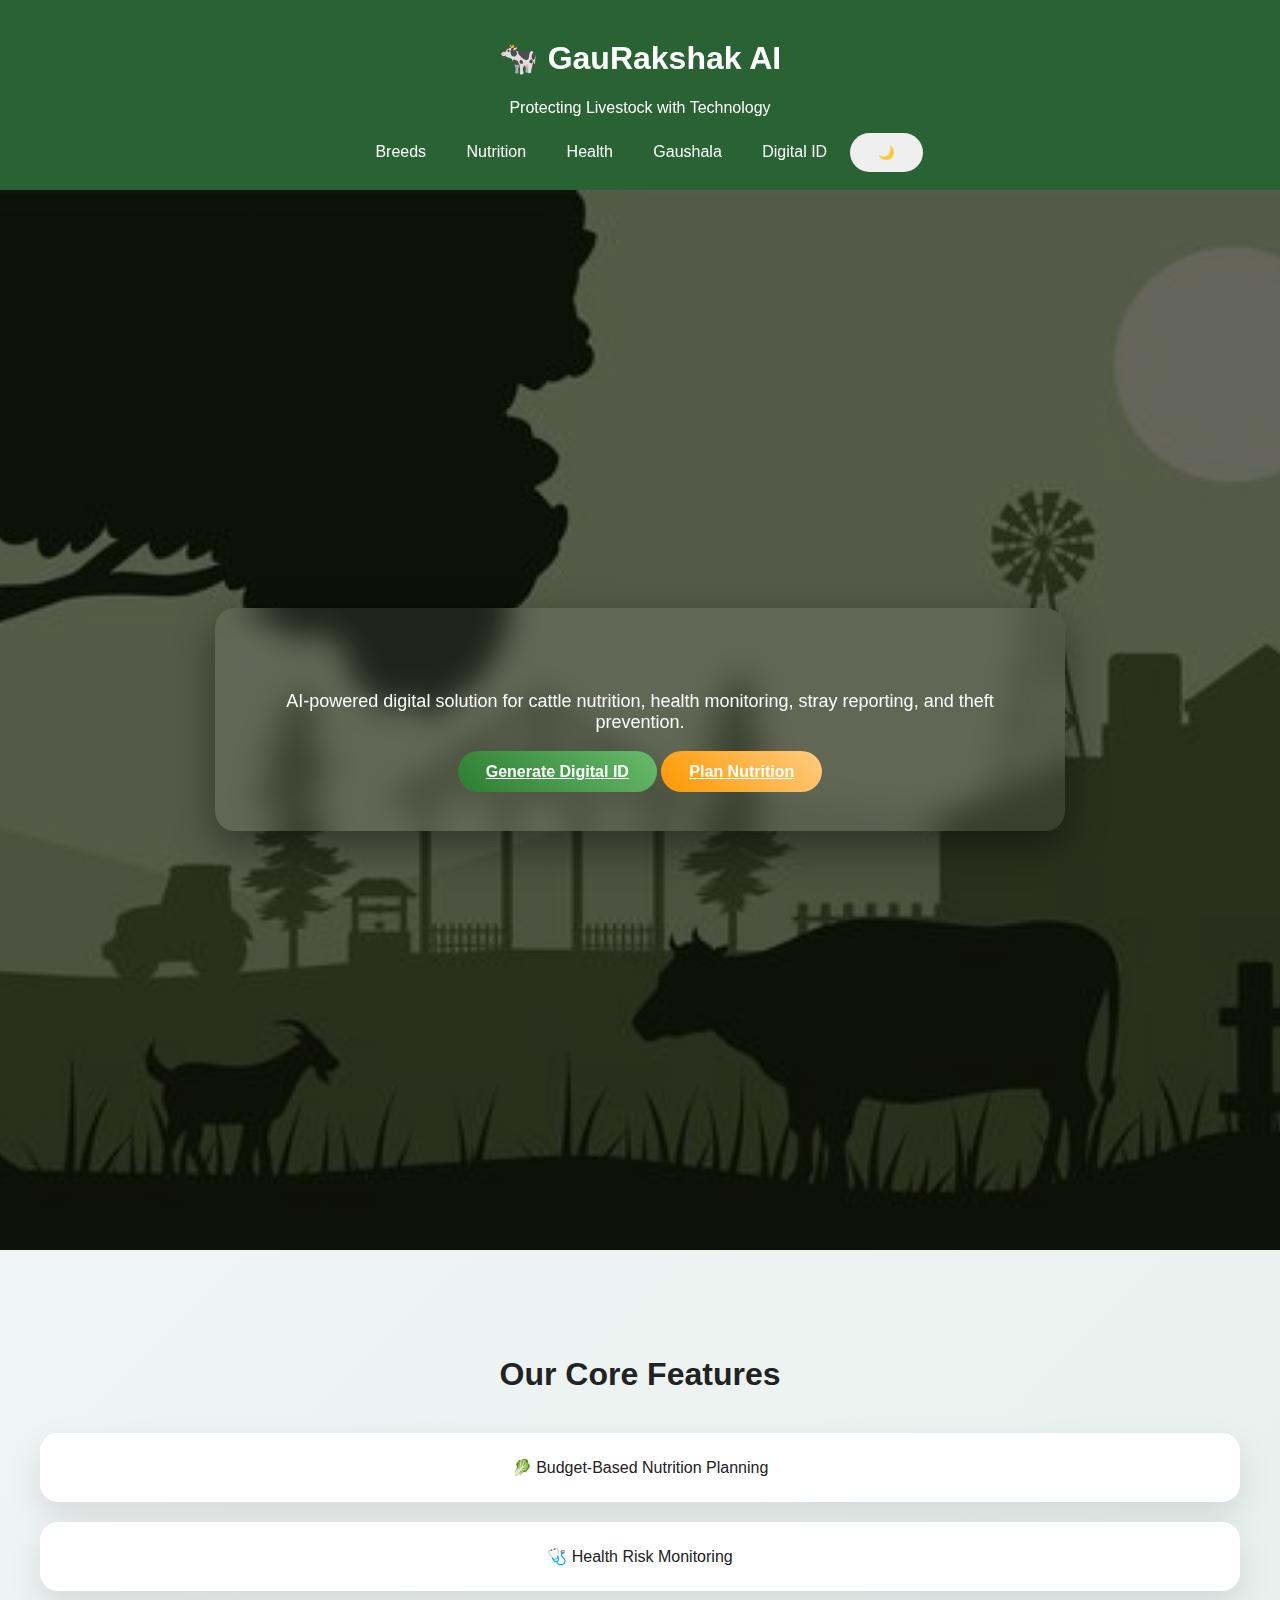
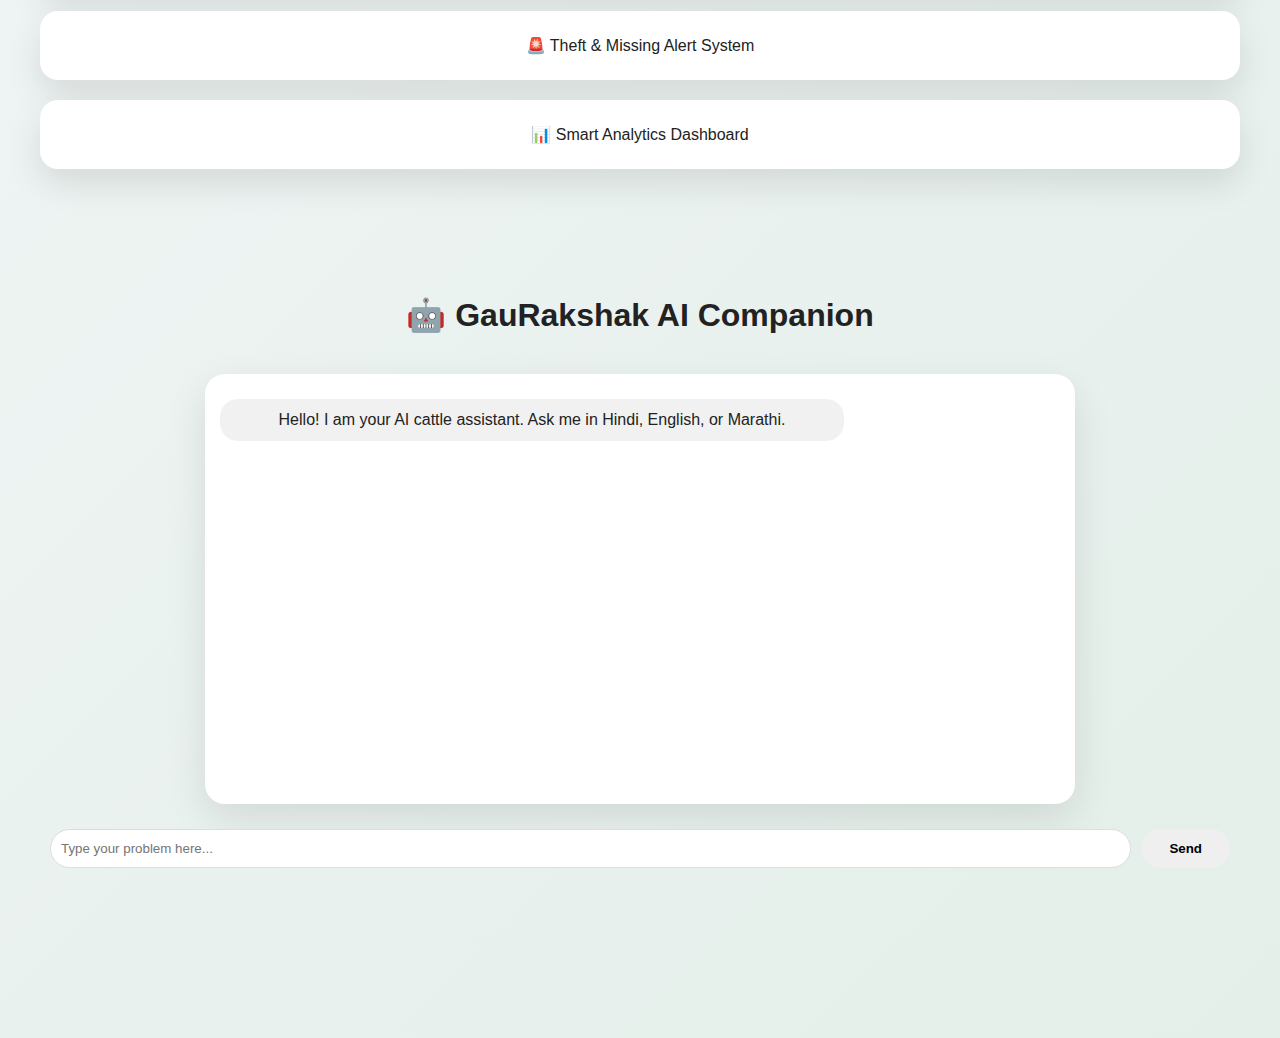
<file: index.html>
<!DOCTYPE html>
<html>
<head>
    <title>GauRakshak AI</title>
    <link rel="stylesheet" href="style.css">
</head>
<body>

<header>
    <div class="logo-area">
        <h1>🐄 GauRakshak AI</h1>
        <p class="tagline">Protecting Livestock with Technology</p>
    </div>

    <nav>
        <a href="breeds.html">Breeds</a>
        <a href="nutrition.html">Nutrition</a>
        <a href="health.html">Health</a>
        <a href="gaushala.html">Gaushala</a>
        <a href="dashboard.html">Digital ID</a>
        <button onclick="toggleDarkMode()" class="dark-btn">🌙</button>
    </nav>
</header>

<section class="hero">
    <div class="hero-content">
        <h2><span id="typing"></span></h2>
        <p>
            AI-powered digital solution for cattle nutrition,
            health monitoring, stray reporting, and theft prevention.
        </p>

        <div class="hero-buttons">
            <a href="dashboard.html" class="btn-primary">Generate Digital ID</a>
            <a href="nutrition.html" class="btn-secondary">Plan Nutrition</a>
        </div>
    </div>
</section>


<section class="features">
    <h2>Our Core Features</h2>

    <div class="feature-box reveal">
        🥬 Budget-Based Nutrition Planning
    </div>

    <div class="feature-box">
        🩺 Health Risk Monitoring
    </div>

    <div class="feature-box">
        🚨 Theft & Missing Alert System
    </div>

    <div class="feature-box">
        📊 Smart Analytics Dashboard
    </div>
<section class="ai-section">
    <h2>🤖 GauRakshak AI Companion</h2>

    <div class="chat-container" id="chatContainer">
        <div class="chat-message ai-message">
            Hello! I am your AI cattle assistant. Ask me in Hindi, English, or Marathi.
        </div>
    </div>

    <div class="chat-input-area">
        <input type="text" id="aiInput" placeholder="Type your problem here...">
        <button onclick="askAI()">Send</button>
    </div>
</section>
</section>
<script src="script.js"></script>
</body>
</html>
</file>
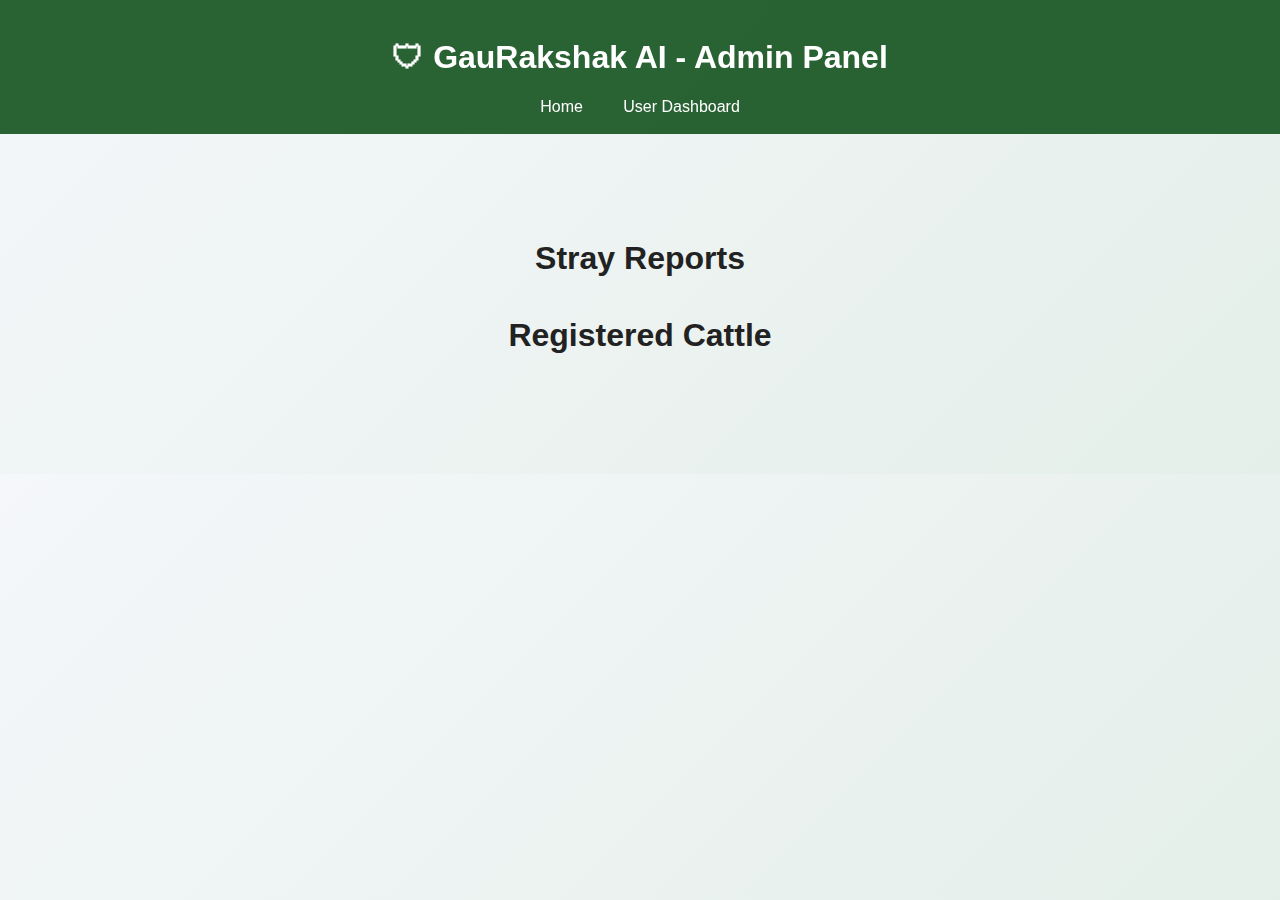
<file: admin.html>
<!DOCTYPE html>
<html>
<head>
    <title>Admin Dashboard</title>
    <link rel="stylesheet" href="style.css">
</head>
<body>

<header>
    <h1>🛡 GauRakshak AI - Admin Panel</h1>
    <nav>
        <a href="index.html">Home</a>
        <a href="dashboard.html">User Dashboard</a>
    </nav>
</header>

<section>
    <h2>Stray Reports</h2>
    <div id="adminReports"></div>

    <h2>Registered Cattle</h2>
    <div id="adminCattle"></div>
</section>

<script src="script.js"></script>

</body>
</html>
</file>
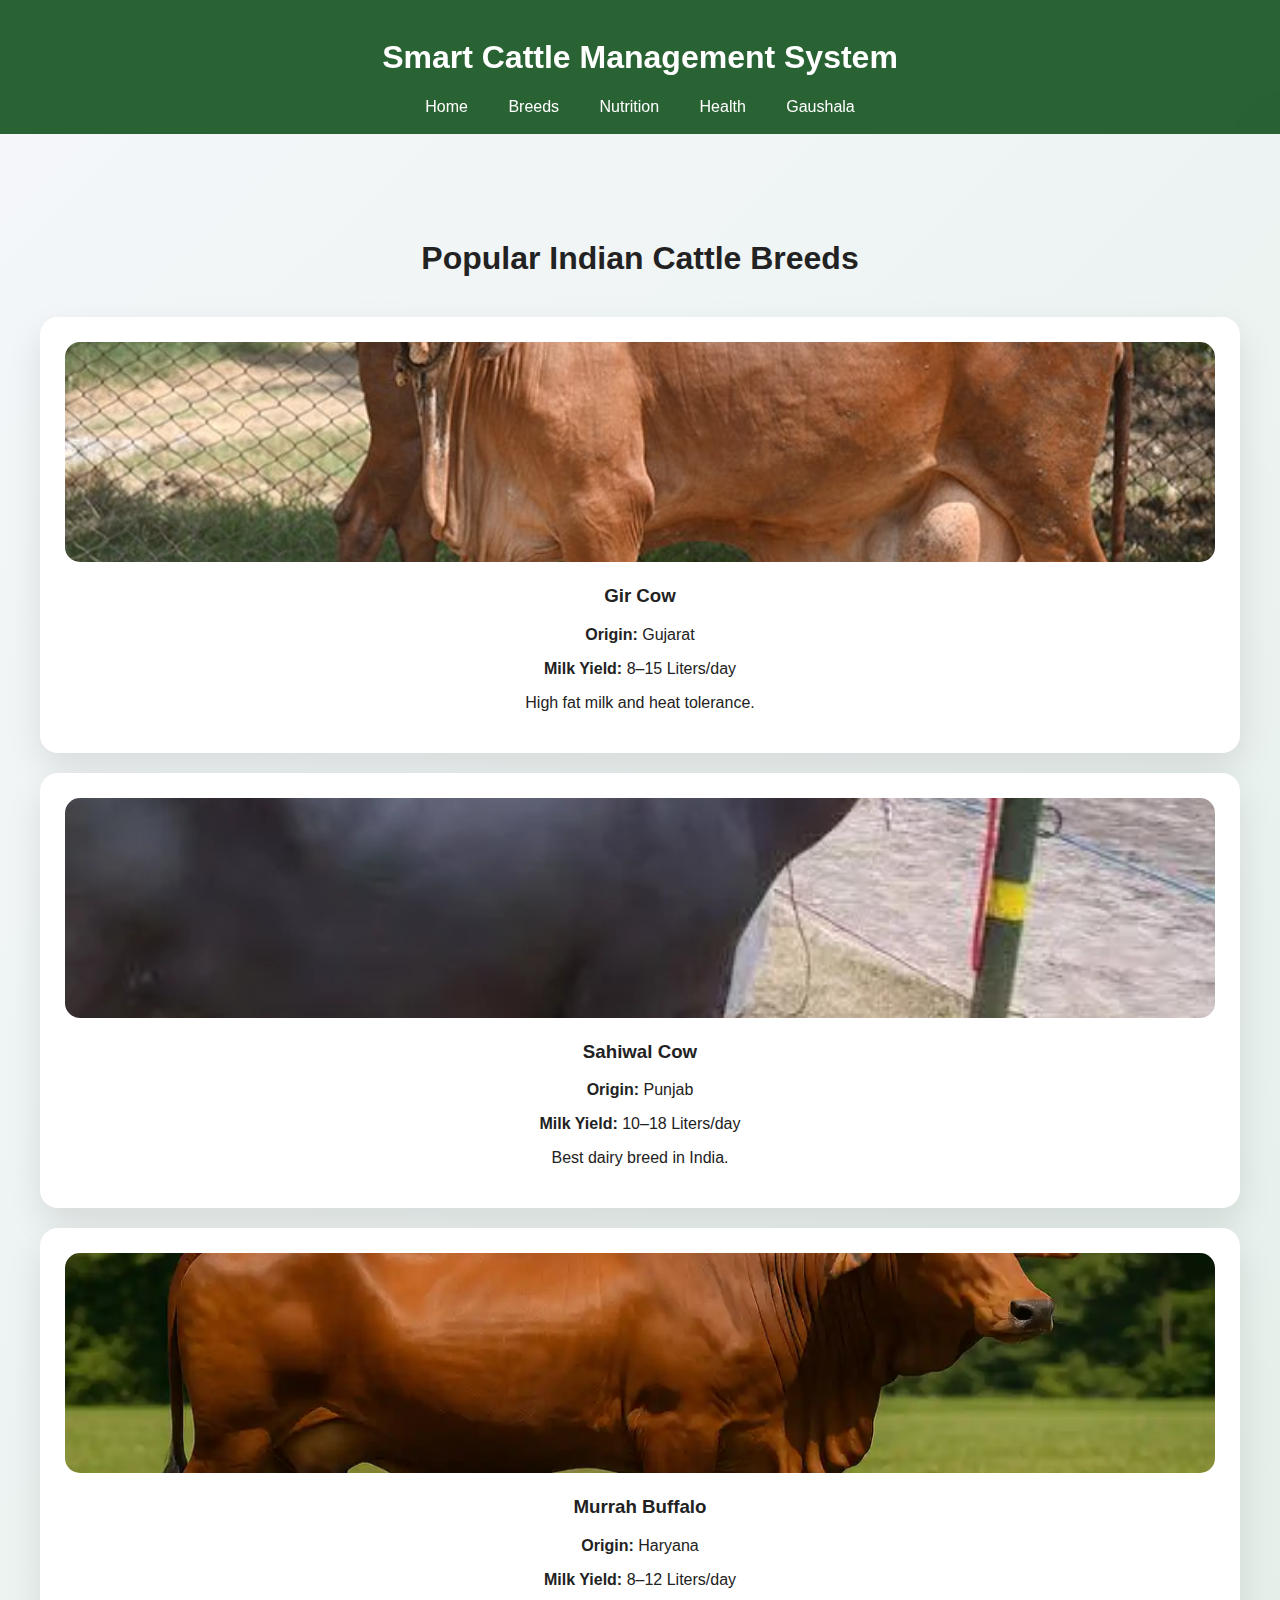
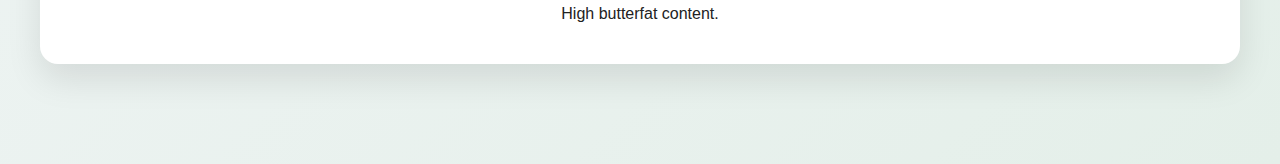
<file: breeds.html>
<!DOCTYPE html>
<html>
<head>
    <title>Cattle Breeds</title>
    <link rel="stylesheet" href="style.css">
</head>
<body>

    <header>
        <h1>Smart Cattle Management System</h1>
        <nav>
            <a href="index.html">Home</a>
            <a href="breeds.html">Breeds</a>
            <a href="#">Nutrition</a>
            <a href="#">Health</a>
            <a href="#">Gaushala</a>
        </nav>
    </header>

    <section class="breed-container">
        <h2>Popular Indian Cattle Breeds</h2>

        <div class="breed-card">
            <img src="images/gir.jpg.jpg" alt="Gir Cow">
            <h3>Gir Cow</h3>
            <p><strong>Origin:</strong> Gujarat</p>
            <p><strong>Milk Yield:</strong> 8–15 Liters/day</p>
            <p>High fat milk and heat tolerance.</p>
        </div>

        <div class="breed-card">
            <img src="images/murrah.jpg.webp" alt="Sahiwal Cow">
            <h3>Sahiwal Cow</h3>
            <p><strong>Origin:</strong> Punjab</p>
            <p><strong>Milk Yield:</strong> 10–18 Liters/day</p>
            <p>Best dairy breed in India.</p>
        </div>

        <div class="breed-card">
            <img src="images/sahiwal.jpg.webp" alt="Murrah Buffalo">
            <h3>Murrah Buffalo</h3>
            <p><strong>Origin:</strong> Haryana</p>
            <p><strong>Milk Yield:</strong> 8–12 Liters/day</p>
            <p>High butterfat content.</p>
        </div>

    </section>

</body>
</html>
</file>
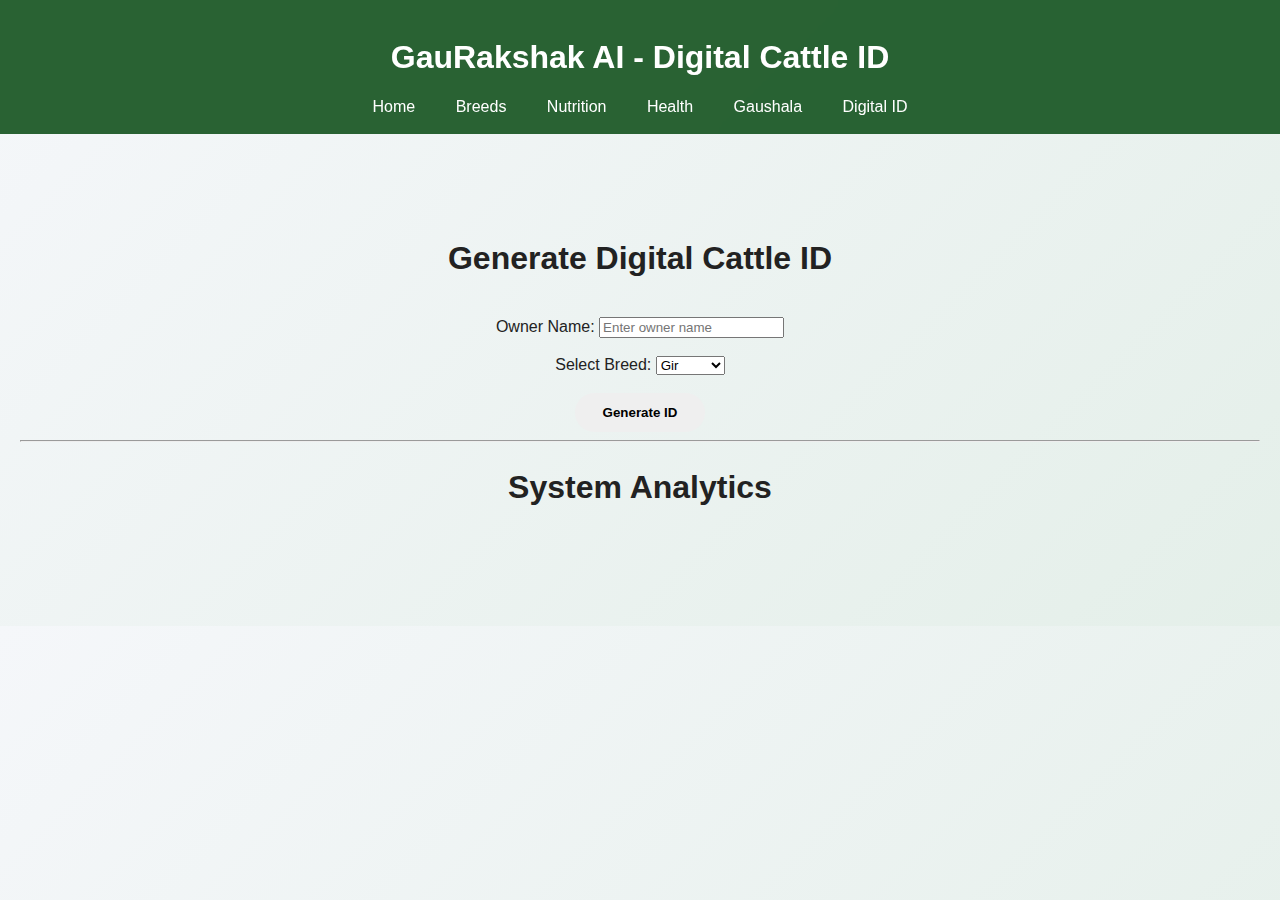
<file: dashboard.html>
<!DOCTYPE html>
<html>
<head>
    <title>Digital Cattle ID</title>
    <link rel="stylesheet" href="style.css">
</head>
<body>

<header>
    <h1>GauRakshak AI - Digital Cattle ID</h1>
    <nav>
        <a href="index.html">Home</a>
        <a href="breeds.html">Breeds</a>
        <a href="nutrition.html">Nutrition</a>
        <a href="health.html">Health</a>
        <a href="gaushala.html">Gaushala</a>
        <a href="dashboard.html">Digital ID</a>
    </nav>
</header>

<section class="dashboard-section">
    <h2>Generate Digital Cattle ID</h2>

    <label>Owner Name:</label>
    <input type="text" id="ownerName" placeholder="Enter owner name">

    <br><br>

    <label>Select Breed:</label>
    <select id="breedSelect">
    <option value="Gir">Gir</option>
    <option value="Sahiwal">Sahiwal</option>
    <option value="Murrah">Murrah</option>
</select>

<br><br>

<button onclick="generateID()">Generate ID</button>

<div id="idCard"></div>

<hr>

<h2>System Analytics</h2>

<div id="analytics"></div>
</section>

<script src="script.js"></script>

</body>
</html>
</file>
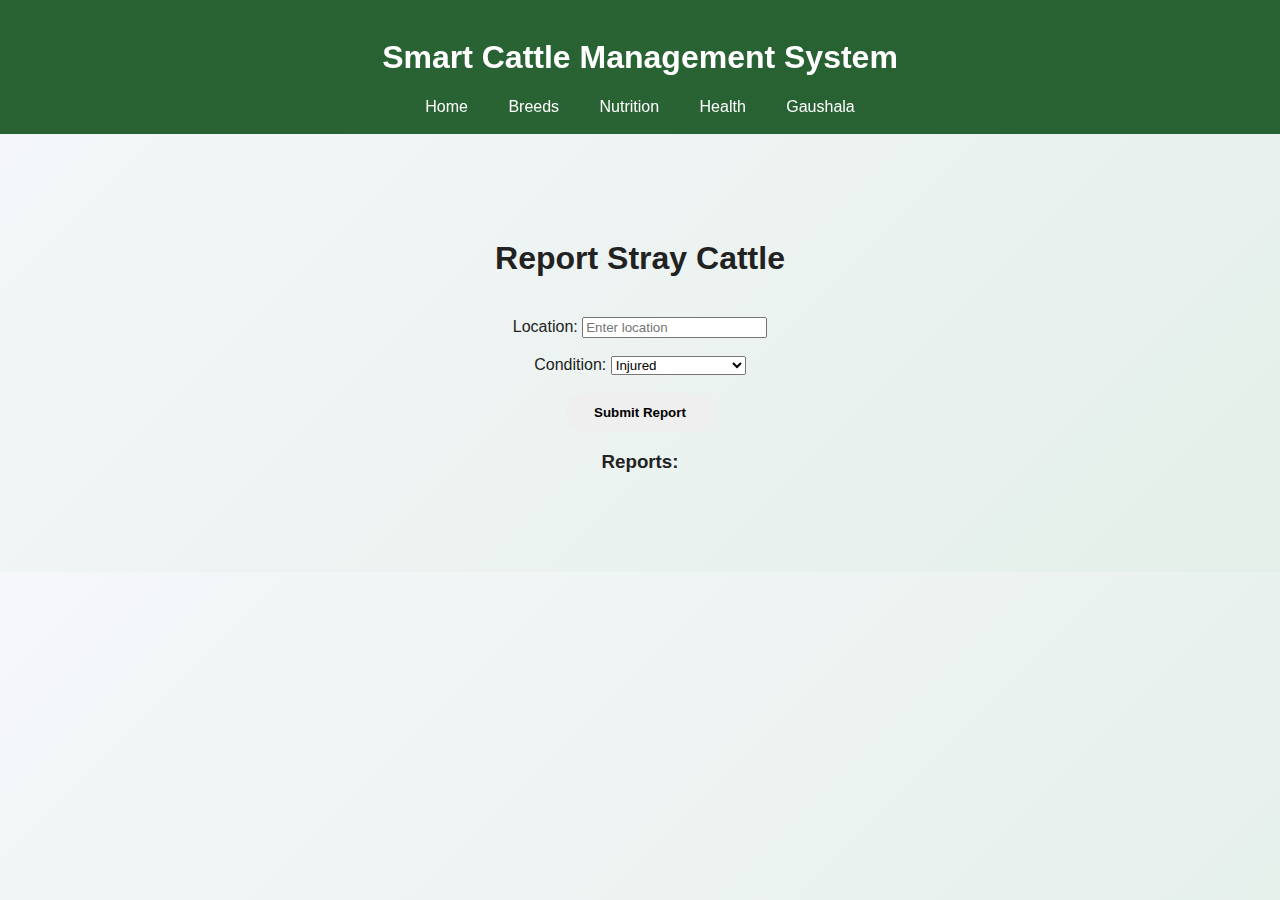
<file: gaushala.html>
<!DOCTYPE html>
<html>
<head>
    <title>Gaushala Reporting</title>
    <link rel="stylesheet" href="style.css">
</head>
<body>

<header>
    <h1>Smart Cattle Management System</h1>
    <nav>
        <a href="index.html">Home</a>
        <a href="breeds.html">Breeds</a>
        <a href="nutrition.html">Nutrition</a>
        <a href="health.html">Health</a>
        <a href="gaushala.html">Gaushala</a>
    </nav>
</header>

<section class="gaushala-section">
    <h2>Report Stray Cattle</h2>

    <label>Location:</label>
    <input type="text" id="location" placeholder="Enter location">

    <br><br>

    <label>Condition:</label>
    <select id="condition">
        <option value="injured">Injured</option>
        <option value="hungry">Hungry</option>
        <option value="wandering">Wandering on road</option>
    </select>

    <br><br>

    <button onclick="submitReport()">Submit Report</button>

    <h3>Reports:</h3>
    <ul id="reportList"></ul>
</section>

<script src="script.js"></script>

</body>
</html>
</file>
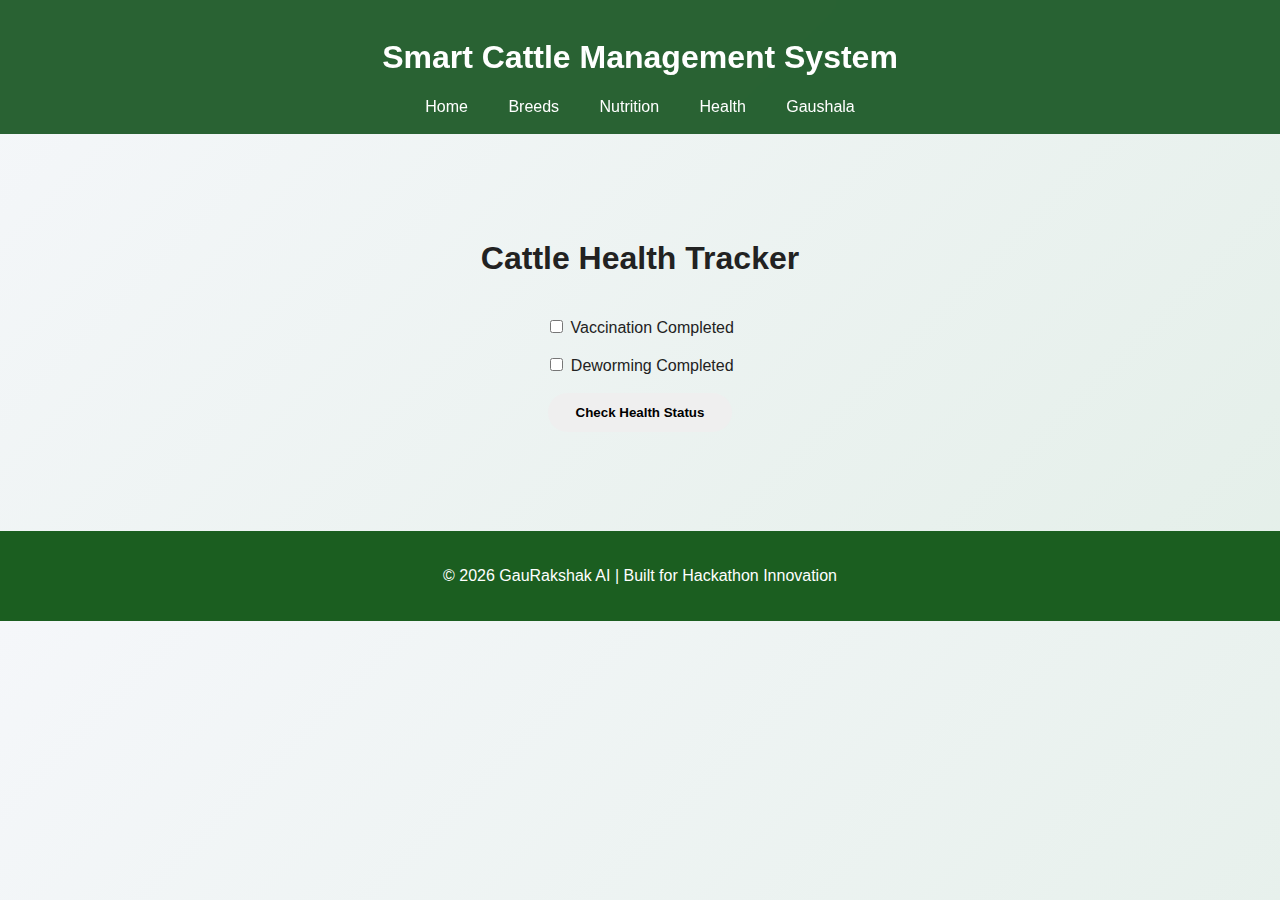
<file: health.html>
<!DOCTYPE html>
<html>
<head>
    <title>Health Tracker</title>
    <link rel="stylesheet" href="style.css">
</head>
<body>

<header>
    <h1>Smart Cattle Management System</h1>
    <nav>
        <a href="index.html">Home</a>
        <a href="breeds.html">Breeds</a>
        <a href="nutrition.html">Nutrition</a>
        <a href="health.html">Health</a>
        <a href="#">Gaushala</a>
    </nav>
</header>

<section class="health-section">
    <h2>Cattle Health Tracker</h2>

    <label>
        <input type="checkbox" id="vaccinated">
        Vaccination Completed
    </label>

    <br><br>

    <label>
        <input type="checkbox" id="dewormed">
        Deworming Completed
    </label>

    <br><br>

    <button onclick="checkHealth()">Check Health Status</button>

    <h3 id="healthResult"></h3>
</section>

<script src="script.js"></script>
<footer class="footer">
    <p>© 2026 GauRakshak AI | Built for Hackathon Innovation</p>
</footer>
</body>
</html>
</file>
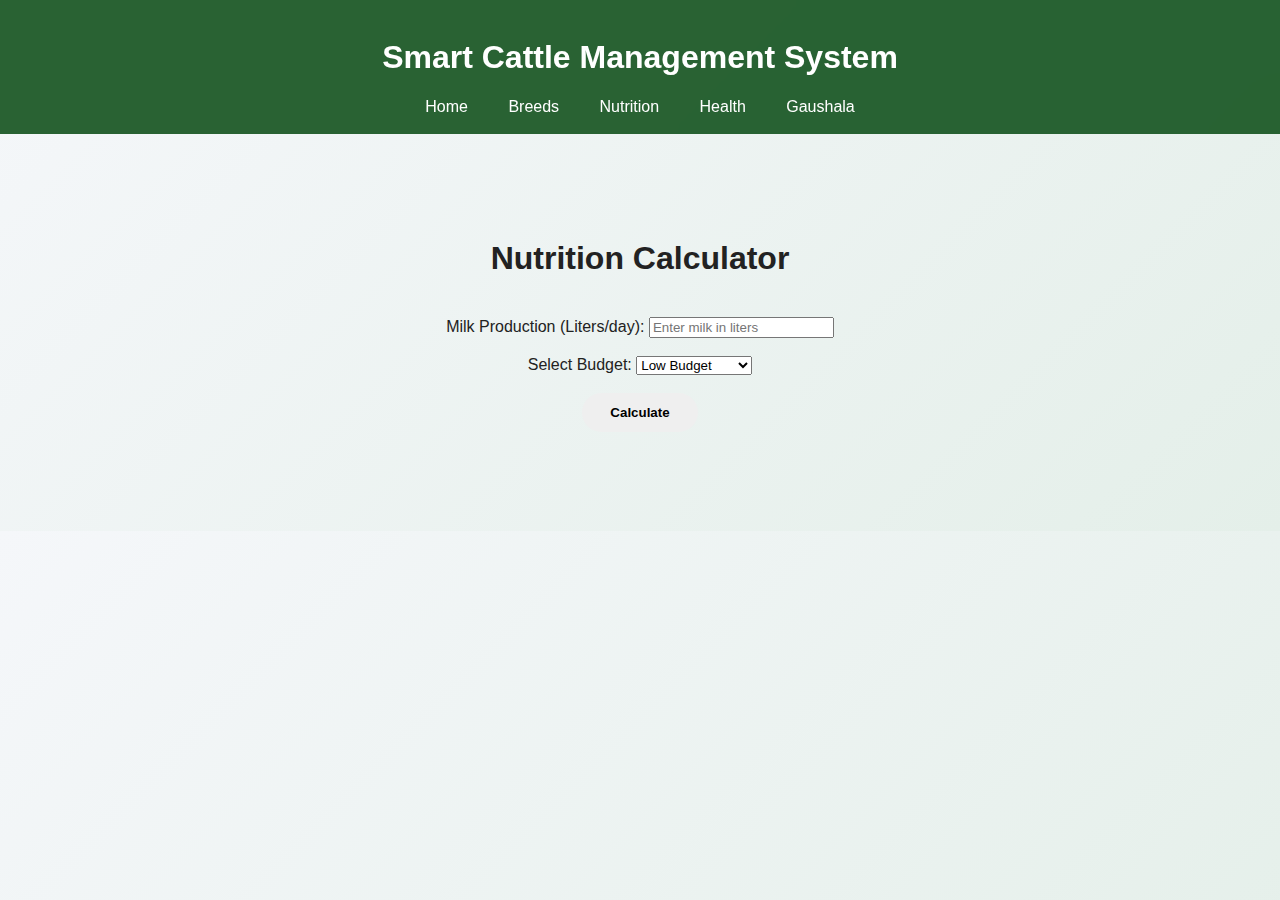
<file: nutrition.html>
<!DOCTYPE html>
<html>
<head>
    <title>Nutrition Planner</title>
    <link rel="stylesheet" href="style.css">
</head>
<body>

<header>
    <h1>Smart Cattle Management System</h1>
    <nav>
        <a href="index.html">Home</a>
        <a href="breeds.html">Breeds</a>
        <a href="nutrition.html">Nutrition</a>
        <a href="#">Health</a>
        <a href="#">Gaushala</a>
    </nav>
</header>

<section class="nutrition-section">
    <h2>Nutrition Calculator</h2>

    <label>Milk Production (Liters/day):</label>
    <input type="number" id="milk" placeholder="Enter milk in liters">

    <br><br>

    <label>Select Budget:</label>
    <select id="budget">
        <option value="low">Low Budget</option>
        <option value="medium">Medium Budget</option>
        <option value="high">High Budget</option>
    </select>

    <br><br>

    <button onclick="calculateNutrition()">Calculate</button>

    <h3 id="result"></h3>
</section>

<script src="script.js"></script>

</body>
</html>
</file>
<file: style.css>
/* ================= GLOBAL ================= */
body {
    margin: 0;
    font-family: 'Poppins', sans-serif;
    background: linear-gradient(135deg, #f5f7fa, #e4efe9);
    color: #222;
    overflow-x: hidden;
}

/* ================= NAVBAR ================= */
header {
    background: rgba(30, 90, 40, 0.95);
    backdrop-filter: blur(10px);
    color: white;
    padding: 18px;
    text-align: center;
    position: sticky;
    top: 0;
    z-index: 1000;
}

nav a {
    color: white;
    margin: 0 18px;
    text-decoration: none;
    font-weight: 500;
    transition: 0.3s;
}

nav a:hover {
    color: #ffcc00;
}

/* ================= HERO ================= */
.hero {
    min-height: 100vh;
    background: linear-gradient(rgba(0,0,0,0.6), rgba(0,0,0,0.6)),
                url("./images/hero-bg.jpg") center/cover no-repeat;
    display: flex;
    justify-content: center;
    align-items: center;
    text-align: center;
}

.hero-content {
    background: rgba(255,255,255,0.08);
    padding: 50px;
    border-radius: 20px;
    backdrop-filter: blur(15px);
    color: white;
    max-width: 750px;
    box-shadow: 0 15px 40px rgba(0,0,0,0.4);
}

.hero-content h2 {
    font-size: 40px;
    margin-bottom: 20px;
}

.hero-content p {
    font-size: 18px;
    margin-bottom: 30px;
}

/* ================= BUTTONS ================= */
button, .btn-primary, .btn-secondary {
    padding: 12px 28px;
    border-radius: 30px;
    border: none;
    cursor: pointer;
    font-weight: 600;
    transition: 0.4s;
}

.btn-primary {
    background: linear-gradient(45deg, #2e7d32, #66bb6a);
    color: white;
}

.btn-secondary {
    background: linear-gradient(45deg, #ff9800, #ffcc80);
    color: white;
}

button:hover, .btn-primary:hover, .btn-secondary:hover {
    transform: translateY(-4px);
    box-shadow: 0 10px 25px rgba(0,0,0,0.3);
}

/* ================= CARDS ================= */
.breed-card, .analytics-card, .admin-card, .feature-box {
    background: white;
    border-radius: 18px;
    padding: 25px;
    margin: 20px;
    box-shadow: 0 15px 35px rgba(0,0,0,0.1);
    transition: 0.4s;
}

.breed-card:hover,
.analytics-card:hover,
.feature-box:hover {
    transform: translateY(-10px);
    box-shadow: 0 25px 45px rgba(0,0,0,0.15);
}

.breed-card img {
    width: 100%;
    height: 220px;
    object-fit: cover;
    border-radius: 15px;
}

/* ================= SECTIONS ================= */
section {
    padding: 80px 20px;
    text-align: center;
}

h2 {
    font-size: 32px;
    margin-bottom: 40px;
}

/* ================= AI CHAT ================= */
.chat-container {
    width: 70%;
    height: 400px;
    background: white;
    margin: auto;
    border-radius: 20px;
    padding: 20px;
    overflow-y: auto;
    box-shadow: 0 15px 40px rgba(0,0,0,0.1);
}

.chat-message {
    padding: 12px 18px;
    margin: 10px 0;
    border-radius: 18px;
    max-width: 70%;
    animation: fadeIn 0.4s ease;
}

.user-message {
    background: linear-gradient(45deg, #2e7d32, #66bb6a);
    color: white;
    margin-left: auto;
}

.ai-message {
    background: #f1f1f1;
}

.chat-input-area {
    margin-top: 15px;
    display: flex;
    justify-content: center;
    gap: 10px;
}

.chat-input-area input {
    width: 320px;
    padding: 12px;
    border-radius: 25px;
    border: 1px solid #ddd;
}

/* ================= PROGRESS ================= */
.progress-bar {
    width: 100%;
    height: 22px;
    background: #eee;
    border-radius: 15px;
    overflow: hidden;
}

.progress-fill {
    height: 100%;
    transition: 1s ease;
}

.safe-fill { background: #2e7d32; }
.missing-fill { background: red; }

/* ================= FOOTER ================= */
.footer {
    background: #1b5e20;
    color: white;
    padding: 20px;
    text-align: center;
}

/* ================= ANIMATION ================= */
@keyframes fadeIn {
    from { opacity: 0; transform: translateY(10px); }
    to { opacity: 1; transform: translateY(0); }
}
/* Floating AI Button */
#aiToggleBtn {
    position: fixed;
    bottom: 25px;
    right: 25px;
    width: 65px;
    height: 65px;
    background: linear-gradient(45deg, #2e7d32, #66bb6a);
    color: white;
    font-size: 28px;
    border-radius: 50%;
    display: flex;
    justify-content: center;
    align-items: center;
    cursor: pointer;
    box-shadow: 0 10px 30px rgba(0,0,0,0.3);
    z-index: 2000;
    transition: 0.3s;
}

#aiToggleBtn:hover {
    transform: scale(1.1);
}

/* AI Modal */
#aiModal {
    position: fixed;
    bottom: 100px;
    right: 25px;
    width: 350px;
    height: 480px;
    background: white;
    border-radius: 20px;
    box-shadow: 0 20px 40px rgba(0,0,0,0.3);
    display: none;
    flex-direction: column;
    overflow: hidden;
    z-index: 2000;
}

.ai-header {
    background: linear-gradient(45deg, #2e7d32, #66bb6a);
    color: white;
    padding: 15px;
    font-weight: 600;
    display: flex;
    justify-content: space-between;
}

.chat-container {
    flex: 1;
    padding: 15px;
    overflow-y: auto;
}

.chat-input-area {
    display: flex;
    padding: 10px;
    gap: 10px;
}

.chat-input-area input {
    flex: 1;
    border-radius: 20px;
    padding: 10px;
    border: 1px solid #ddd;
}
</file>
